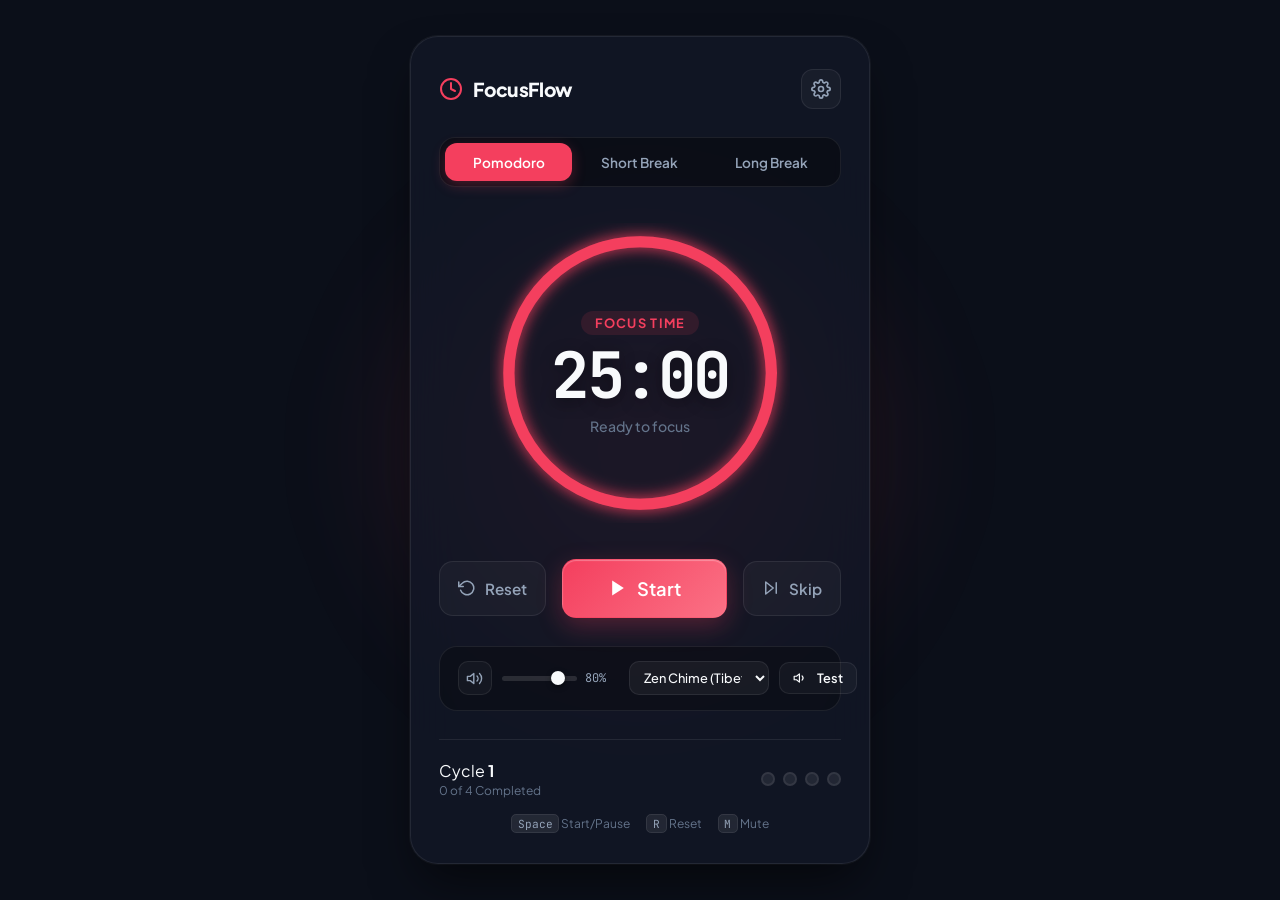
<file: index.html>
<!DOCTYPE html>
<html lang="en">
<head>
  <meta charset="UTF-8">
  <meta name="viewport" content="width=device-width, initial-scale=1.0">
  <title>Pomodoro Timer | 25:00</title>
  <link rel="stylesheet" href="style.css">
  <link rel="preconnect" href="https://fonts.googleapis.com">
  <link rel="preconnect" href="https://fonts.gstatic.com" crossorigin>
  <link href="https://fonts.googleapis.com/css2?family=Plus+Jakarta+Sans:wght@400;500;600;700;800&family=JetBrains+Mono:wght@500;700&display=swap" rel="stylesheet">
</head>
<body class="mode-pomodoro">
  <!-- Background Glow Element -->
  <div class="glow-backdrop" aria-hidden="true"></div>

  <main class="app-container">
    <!-- Header -->
    <header class="app-header">
      <div class="logo">
        <svg class="logo-icon" viewBox="0 0 24 24" fill="none" stroke="currentColor" stroke-width="2" stroke-linecap="round" stroke-linejoin="round">
          <circle cx="12" cy="12" r="10"></circle>
          <polyline points="12 6 12 12 16 14"></polyline>
        </svg>
        <span class="logo-text">FocusFlow</span>
      </div>
      <div class="header-actions">
        <button id="btnSettings" class="icon-button" title="Timer Settings" aria-label="Open settings">
          <svg viewBox="0 0 24 24" fill="none" stroke="currentColor" stroke-width="2" stroke-linecap="round" stroke-linejoin="round">
            <circle cx="12" cy="12" r="3"></circle>
            <path d="M19.4 15a1.65 1.65 0 0 0 .33 1.82l.06.06a2 2 0 0 1 0 2.83 2 2 0 0 1-2.83 0l-.06-.06a1.65 1.65 0 0 0-1.82-.33 1.65 1.65 0 0 0-1 1.51V21a2 2 0 0 1-2 2 2 2 0 0 1-2-2v-.09A1.65 1.65 0 0 0 9 19.4a1.65 1.65 0 0 0-1.82.33l-.06.06a2 2 0 0 1-2.83 0 2 2 0 0 1 0-2.83l.06-.06a1.65 1.65 0 0 0 .33-1.82 1.65 1.65 0 0 0-1.51-1H3a2 2 0 0 1-2-2 2 2 0 0 1 2-2h.09A1.65 1.65 0 0 0 4.6 9a1.65 1.65 0 0 0-.33-1.82l-.06-.06a2 2 0 0 1 0-2.83 2 2 0 0 1 2.83 0l.06.06a1.65 1.65 0 0 0 1.82.33H9a1.65 1.65 0 0 0 1-1.51V3a2 2 0 0 1 2-2 2 2 0 0 1 2 2v.09a1.65 1.65 0 0 0 1 1.51 1.65 1.65 0 0 0 1.82-.33l.06-.06a2 2 0 0 1 2.83 0 2 2 0 0 1 0 2.83l-.06.06a1.65 1.65 0 0 0-.33 1.82V9a1.65 1.65 0 0 0 1.51 1H21a2 2 0 0 1 2 2 2 2 0 0 1-2 2h-.09a1.65 1.65 0 0 0-1.51 1z"></path>
          </svg>
        </button>
      </div>
    </header>

    <!-- Mode Selector Tabs -->
    <nav class="mode-tabs" role="tablist" aria-label="Timer Modes">
      <button class="mode-tab active" data-mode="pomodoro" role="tab" aria-selected="true" id="tab-pomodoro">
        Pomodoro
      </button>
      <button class="mode-tab" data-mode="shortBreak" role="tab" aria-selected="false" id="tab-shortBreak">
        Short Break
      </button>
      <button class="mode-tab" data-mode="longBreak" role="tab" aria-selected="false" id="tab-longBreak">
        Long Break
      </button>
    </nav>

    <!-- Central Timer Display with Circular Progress -->
    <section class="timer-section" aria-label="Timer Display">
      <div class="circular-progress-wrapper">
        <svg class="progress-ring" width="320" height="320" viewBox="0 0 320 320">
          <defs>
            <linearGradient id="pomodoroGradient" x1="0%" y1="0%" x2="100%" y2="100%">
              <stop offset="0%" stop-color="#f43f5e" />
              <stop offset="100%" stop-color="#fb7185" />
            </linearGradient>
            <linearGradient id="shortBreakGradient" x1="0%" y1="0%" x2="100%" y2="100%">
              <stop offset="0%" stop-color="#10b981" />
              <stop offset="100%" stop-color="#34d399" />
            </linearGradient>
            <linearGradient id="longBreakGradient" x1="0%" y1="0%" x2="100%" y2="100%">
              <stop offset="0%" stop-color="#06b6d4" />
              <stop offset="100%" stop-color="#38bdf8" />
            </linearGradient>
            <filter id="glowEffect" x="-20%" y="-20%" width="140%" height="140%">
              <feGaussianBlur stdDeviation="6" result="blur" />
              <feMerge>
                <feMergeNode in="blur" />
                <feMergeNode in="SourceGraphic" />
              </feMerge>
            </filter>
          </defs>
          
          <!-- Background Track -->
          <circle class="ring-bg" cx="160" cy="160" r="140" stroke-width="12"></circle>
          
          <!-- Glowing Animated Progress Arc -->
          <circle class="ring-progress" id="ringProgress" cx="160" cy="160" r="140" stroke-width="12" stroke-linecap="round"></circle>
        </svg>

        <!-- Inner Content Overlay -->
        <div class="timer-display-content">
          <span class="mode-badge" id="modeBadge">Focus Time</span>
          <div class="time-display" id="timeDisplay" aria-live="polite">25:00</div>
          <span class="timer-subtext" id="timerStatus">Ready to focus</span>
        </div>
      </div>
    </section>

    <!-- Primary Timer Controls -->
    <section class="controls-section" aria-label="Timer Controls">
      <div class="button-group">
        <button id="btnReset" class="btn btn-secondary" title="Reset current timer (Key: R)" aria-label="Reset Timer">
          <svg viewBox="0 0 24 24" fill="none" stroke="currentColor" stroke-width="2" stroke-linecap="round" stroke-linejoin="round">
            <polyline points="1 4 1 10 7 10"></polyline>
            <path d="M3.51 15a9 9 0 1 0 2.13-9.36L1 10"></path>
          </svg>
          <span>Reset</span>
        </button>

        <button id="btnStartPause" class="btn btn-primary" title="Start/Pause timer (Key: Space)" aria-label="Start Timer">
          <svg class="icon-play" viewBox="0 0 24 24" fill="currentColor">
            <polygon points="5 3 19 12 5 21 5 3"></polygon>
          </svg>
          <svg class="icon-pause hidden" viewBox="0 0 24 24" fill="currentColor">
            <rect x="6" y="4" width="4" height="16" rx="1"></rect>
            <rect x="14" y="4" width="4" height="16" rx="1"></rect>
          </svg>
          <span id="startPauseText">Start</span>
        </button>

        <button id="btnSkip" class="btn btn-secondary" title="Skip to next session" aria-label="Skip to Next Session">
          <svg viewBox="0 0 24 24" fill="none" stroke="currentColor" stroke-width="2" stroke-linecap="round" stroke-linejoin="round">
            <polygon points="5 4 15 12 5 20 5 4"></polygon>
            <line x1="19" y1="5" x2="19" y2="19"></line>
          </svg>
          <span>Skip</span>
        </button>
      </div>
    </section>

    <!-- Sound & Audio Notification Quick Bar -->
    <section class="sound-bar" aria-label="Sound Controls">
      <div class="sound-control-item">
        <button id="btnMuteToggle" class="icon-button mini" title="Toggle Mute (Key: M)" aria-label="Toggle mute">
          <svg class="icon-sound-on" viewBox="0 0 24 24" fill="none" stroke="currentColor" stroke-width="2" stroke-linecap="round" stroke-linejoin="round">
            <polygon points="11 5 6 9 2 9 2 15 6 15 11 19 11 5"></polygon>
            <path d="M19.07 4.93a10 10 0 0 1 0 14.14M15.54 8.46a5 5 0 0 1 0 7.07"></path>
          </svg>
          <svg class="icon-sound-off hidden" viewBox="0 0 24 24" fill="none" stroke="currentColor" stroke-width="2" stroke-linecap="round" stroke-linejoin="round">
            <polygon points="11 5 6 9 2 9 2 15 6 15 11 19 11 5"></polygon>
            <line x1="23" y1="9" x2="17" y2="15"></line>
            <line x1="17" y1="9" x2="23" y2="15"></line>
          </svg>
        </button>

        <div class="volume-slider-wrapper">
          <input type="range" id="volumeSlider" min="0" max="100" value="80" title="Audio volume" aria-label="Notification volume">
          <span id="volumeValue" class="volume-label">80%</span>
        </div>
      </div>

      <div class="sound-control-item">
        <select id="soundPresetSelect" class="sound-select" title="Notification sound style">
          <option value="zenChime" selected>Zen Chime (Tibetan Bell)</option>
          <option value="digitalBell">Digital Arpeggio</option>
          <option value="marimba">Warm Marimba</option>
          <option value="classicBeep">Classic Beeps</option>
        </select>

        <button id="btnTestSound" class="btn btn-outline-sm" title="Preview chime sound" aria-label="Test chime sound">
          <svg viewBox="0 0 24 24" fill="none" stroke="currentColor" stroke-width="2" stroke-linecap="round" stroke-linejoin="round">
            <polygon points="11 5 6 9 2 9 2 15 6 15 11 19 11 5"></polygon>
            <path d="M15.54 8.46a5 5 0 0 1 0 7.07"></path>
          </svg>
          <span>Test</span>
        </button>
      </div>
    </section>

    <!-- Session Progress Dots & Stats -->
    <footer class="app-footer">
      <div class="session-progress">
        <div class="cycle-label">
          <span>Cycle <strong id="currentCycleNumber">1</strong></span>
          <span class="cycle-count-text" id="cycleSummary">0 of 4 Completed</span>
        </div>
        <div class="session-dots" id="sessionDots" aria-label="Completed Pomodoro Sessions in current cycle">
          <div class="dot" data-index="1" title="Pomodoro 1"></div>
          <div class="dot" data-index="2" title="Pomodoro 2"></div>
          <div class="dot" data-index="3" title="Pomodoro 3"></div>
          <div class="dot" data-index="4" title="Pomodoro 4"></div>
        </div>
      </div>

      <div class="keyboard-hints">
        <span><kbd>Space</kbd> Start/Pause</span>
        <span><kbd>R</kbd> Reset</span>
        <span><kbd>M</kbd> Mute</span>
      </div>
    </footer>
  </main>

  <!-- Settings Modal Dialog -->
  <div id="settingsModal" class="modal-backdrop hidden" role="dialog" aria-modal="true" aria-labelledby="modalTitle">
    <div class="modal-card">
      <div class="modal-header">
        <h2 id="modalTitle" class="modal-title">Settings</h2>
        <button id="btnCloseSettings" class="icon-button mini" aria-label="Close settings">
          <svg viewBox="0 0 24 24" fill="none" stroke="currentColor" stroke-width="2" stroke-linecap="round" stroke-linejoin="round">
            <line x1="18" y1="6" x2="6" y2="18"></line>
            <line x1="6" y1="6" x2="18" y2="18"></line>
          </svg>
        </button>
      </div>

      <div class="modal-body">
        <h3 class="setting-group-title">Time (Minutes)</h3>
        <div class="setting-inputs-grid">
          <div class="setting-field">
            <label for="inputPomodoro">Pomodoro</label>
            <input type="number" id="inputPomodoro" min="1" max="90" value="25">
          </div>
          <div class="setting-field">
            <label for="inputShortBreak">Short Break</label>
            <input type="number" id="inputShortBreak" min="1" max="30" value="5">
          </div>
          <div class="setting-field">
            <label for="inputLongBreak">Long Break</label>
            <input type="number" id="inputLongBreak" min="1" max="60" value="15">
          </div>
        </div>

        <h3 class="setting-group-title mt-4">Automation</h3>
        <div class="setting-toggle-row">
          <label for="toggleAutoBreak" class="toggle-label">Auto-start Breaks</label>
          <input type="checkbox" id="toggleAutoBreak" class="toggle-checkbox">
        </div>
        <div class="setting-toggle-row">
          <label for="toggleAutoPomodoro" class="toggle-label">Auto-start Pomodoros</label>
          <input type="checkbox" id="toggleAutoPomodoro" class="toggle-checkbox">
        </div>
        <div class="setting-toggle-row">
          <label for="toggleNotifications" class="toggle-label">Browser Notifications</label>
          <input type="checkbox" id="toggleNotifications" class="toggle-checkbox">
        </div>

        <!-- Quick Reset to Defaults -->
        <div class="modal-footer-actions">
          <button id="btnRestoreDefaults" class="btn btn-text">Reset to Defaults</button>
          <button id="btnSaveSettings" class="btn btn-primary">Save Changes</button>
        </div>
      </div>
    </div>
  </div>

  <script src="app.js"></script>
</body>
</html>
</file>
<file: style.css>
/* ==========================================================================
   FocusFlow Pomodoro Timer Stylesheet
   ========================================================================== */

:root {
  /* Dynamic Mode Colors (defaults to Pomodoro) */
  --theme-accent: #f43f5e;
  --theme-accent-hover: #e11d48;
  --theme-accent-rgb: 244, 63, 94;
  --theme-gradient: linear-gradient(135deg, #f43f5e 0%, #fb7185 100%);
  --theme-glow: rgba(244, 63, 94, 0.28);

  /* Surface & Base Colors */
  --bg-main: #0b0f19;
  --bg-card: rgba(18, 24, 39, 0.78);
  --bg-card-hover: rgba(24, 32, 53, 0.85);
  --bg-glass: rgba(255, 255, 255, 0.035);
  --border-color: rgba(255, 255, 255, 0.08);
  --border-active: rgba(255, 255, 255, 0.18);

  /* Typography */
  --text-primary: #f8fafc;
  --text-secondary: #94a3b8;
  --text-muted: #64748b;

  /* Sizing & Radius */
  --radius-card: 28px;
  --radius-btn: 14px;
  --radius-pill: 9999px;

  /* Circular Meter */
  --circumference: 879.6459;
}

/* Mode-specific Overrides */
body.mode-pomodoro {
  --theme-accent: #f43f5e;
  --theme-accent-hover: #e11d48;
  --theme-accent-rgb: 244, 63, 94;
  --theme-gradient: linear-gradient(135deg, #f43f5e 0%, #fb7185 100%);
  --theme-glow: rgba(244, 63, 94, 0.28);
}

body.mode-shortBreak {
  --theme-accent: #10b981;
  --theme-accent-hover: #059669;
  --theme-accent-rgb: 16, 185, 129;
  --theme-gradient: linear-gradient(135deg, #10b981 0%, #34d399 100%);
  --theme-glow: rgba(16, 185, 129, 0.28);
}

body.mode-longBreak {
  --theme-accent: #06b6d4;
  --theme-accent-hover: #0891b2;
  --theme-accent-rgb: 6, 182, 212;
  --theme-gradient: linear-gradient(135deg, #06b6d4 0%, #38bdf8 100%);
  --theme-glow: rgba(6, 182, 212, 0.28);
}

/* Global Reset & Base */
*, *::before, *::after {
  box-sizing: border-box;
  margin: 0;
  padding: 0;
}

body {
  font-family: 'Plus Jakarta Sans', system-ui, -apple-system, BlinkMacSystemFont, 'Segoe UI', Roboto, sans-serif;
  background-color: var(--bg-main);
  color: var(--text-primary);
  min-height: 100vh;
  display: flex;
  align-items: center;
  justify-content: center;
  padding: 1.5rem 1rem;
  overflow-x: hidden;
  position: relative;
  transition: background-color 0.4s ease;
}

/* Ambient Glow Backdrop */
.glow-backdrop {
  position: fixed;
  top: 50%;
  left: 50%;
  transform: translate(-50%, -50%);
  width: 600px;
  height: 600px;
  border-radius: 50%;
  background: radial-gradient(circle, var(--theme-glow) 0%, rgba(11, 15, 25, 0) 70%);
  filter: blur(50px);
  pointer-events: none;
  z-index: 0;
  transition: background 0.6s ease;
}

/* App Main Container */
.app-container {
  position: relative;
  z-index: 1;
  width: 100%;
  max-width: 460px;
  background: var(--bg-card);
  border: 1px solid var(--border-color);
  backdrop-filter: blur(24px);
  -webkit-backdrop-filter: blur(24px);
  border-radius: var(--radius-card);
  padding: 2rem 1.75rem;
  box-shadow: 0 25px 50px -12px rgba(0, 0, 0, 0.6),
              0 0 0 1px rgba(255, 255, 255, 0.05);
  display: flex;
  flex-direction: column;
  gap: 1.75rem;
}

/* Header */
.app-header {
  display: flex;
  align-items: center;
  justify-content: space-between;
}

.logo {
  display: flex;
  align-items: center;
  gap: 0.65rem;
  font-weight: 800;
  font-size: 1.2rem;
  letter-spacing: -0.02em;
  color: var(--text-primary);
}

.logo-icon {
  width: 24px;
  height: 24px;
  color: var(--theme-accent);
  transition: color 0.4s ease;
}

.icon-button {
  background: var(--bg-glass);
  border: 1px solid var(--border-color);
  color: var(--text-secondary);
  border-radius: 12px;
  width: 40px;
  height: 40px;
  display: inline-flex;
  align-items: center;
  justify-content: center;
  cursor: pointer;
  transition: all 0.2s ease;
}

.icon-button svg {
  width: 20px;
  height: 20px;
}

.icon-button:hover {
  background: rgba(255, 255, 255, 0.1);
  color: var(--text-primary);
  border-color: var(--border-active);
  transform: translateY(-1px);
}

.icon-button.mini {
  width: 34px;
  height: 34px;
  border-radius: 10px;
}

.icon-button.mini svg {
  width: 17px;
  height: 17px;
}

/* Mode Switcher Tabs */
.mode-tabs {
  display: grid;
  grid-template-columns: repeat(3, 1fr);
  background: rgba(0, 0, 0, 0.35);
  padding: 5px;
  border-radius: 16px;
  border: 1px solid var(--border-color);
  gap: 4px;
}

.mode-tab {
  background: transparent;
  border: none;
  color: var(--text-secondary);
  font-family: inherit;
  font-size: 0.85rem;
  font-weight: 600;
  padding: 0.65rem 0.5rem;
  border-radius: 12px;
  cursor: pointer;
  transition: all 0.25s cubic-bezier(0.4, 0, 0.2, 1);
  text-align: center;
  white-space: nowrap;
}

.mode-tab:hover:not(.active) {
  color: var(--text-primary);
  background: rgba(255, 255, 255, 0.05);
}

.mode-tab.active {
  background: var(--theme-accent);
  color: #ffffff;
  box-shadow: 0 4px 14px var(--theme-glow);
}

/* Circular Timer Section */
.timer-section {
  display: flex;
  justify-content: center;
  align-items: center;
  padding: 0.5rem 0;
}

.circular-progress-wrapper {
  position: relative;
  width: 300px;
  height: 300px;
  display: flex;
  align-items: center;
  justify-content: center;
}

.progress-ring {
  position: absolute;
  top: 0;
  left: 0;
  transform: rotate(-90deg);
  width: 100%;
  height: 100%;
}

.ring-bg {
  fill: none;
  stroke: rgba(255, 255, 255, 0.05);
}

.ring-progress {
  fill: none;
  stroke: var(--theme-accent);
  stroke-dasharray: var(--circumference);
  stroke-dashoffset: 0;
  transition: stroke-dashoffset 0.4s linear, stroke 0.4s ease;
  filter: drop-shadow(0 0 8px var(--theme-accent));
}

/* Inner Display Overlay */
.timer-display-content {
  position: relative;
  z-index: 2;
  text-align: center;
  display: flex;
  flex-direction: column;
  align-items: center;
  justify-content: center;
}

.mode-badge {
  font-size: 0.8rem;
  font-weight: 700;
  text-transform: uppercase;
  letter-spacing: 0.1em;
  color: var(--theme-accent);
  background: rgba(var(--theme-accent-rgb), 0.12);
  padding: 0.25rem 0.85rem;
  border-radius: var(--radius-pill);
  margin-bottom: 0.5rem;
  transition: all 0.3s ease;
}

.time-display {
  font-family: 'JetBrains Mono', monospace;
  font-size: 4rem;
  font-weight: 700;
  line-height: 1;
  letter-spacing: -0.04em;
  color: var(--text-primary);
  text-shadow: 0 4px 16px rgba(0, 0, 0, 0.4);
}

.timer-subtext {
  font-size: 0.88rem;
  font-weight: 500;
  color: var(--text-muted);
  margin-top: 0.6rem;
  transition: color 0.3s ease;
}

/* Primary Controls */
.controls-section {
  display: flex;
  justify-content: center;
}

.button-group {
  display: flex;
  align-items: center;
  gap: 1rem;
  width: 100%;
}

.btn {
  display: inline-flex;
  align-items: center;
  justify-content: center;
  gap: 0.6rem;
  font-family: inherit;
  font-weight: 600;
  border-radius: var(--radius-btn);
  cursor: pointer;
  transition: all 0.2s cubic-bezier(0.4, 0, 0.2, 1);
  border: 1px solid transparent;
  user-select: none;
}

.btn:active {
  transform: scale(0.96);
}

.btn-primary {
  flex: 2;
  padding: 1.05rem 1.75rem;
  background: var(--theme-gradient);
  color: #ffffff;
  font-size: 1.15rem;
  box-shadow: 0 8px 24px var(--theme-glow),
              inset 0 1px 1px rgba(255, 255, 255, 0.3);
}

.btn-primary:hover {
  filter: brightness(1.1);
  transform: translateY(-2px);
  box-shadow: 0 12px 28px var(--theme-glow);
}

.btn-primary svg {
  width: 20px;
  height: 20px;
}

.btn-secondary {
  flex: 1;
  padding: 1.05rem 1.1rem;
  background: var(--bg-glass);
  border-color: var(--border-color);
  color: var(--text-secondary);
  font-size: 0.95rem;
}

.btn-secondary:hover {
  background: rgba(255, 255, 255, 0.08);
  color: var(--text-primary);
  border-color: var(--border-active);
  transform: translateY(-2px);
}

.btn-secondary svg {
  width: 18px;
  height: 18px;
}

.btn-outline-sm {
  padding: 0.45rem 0.8rem;
  background: var(--bg-glass);
  border: 1px solid var(--border-color);
  color: var(--text-primary);
  font-size: 0.8rem;
  border-radius: 10px;
}

.btn-outline-sm svg {
  width: 14px;
  height: 14px;
}

.btn-outline-sm:hover {
  background: rgba(255, 255, 255, 0.1);
  border-color: var(--border-active);
}

.btn-text {
  background: transparent;
  color: var(--text-secondary);
  font-size: 0.85rem;
  padding: 0.5rem 0.8rem;
}

.btn-text:hover {
  color: var(--text-primary);
}

/* Sound Bar Controls */
.sound-bar {
  display: flex;
  flex-direction: column;
  gap: 0.75rem;
  padding: 0.9rem 1.1rem;
  background: rgba(0, 0, 0, 0.28);
  border: 1px solid var(--border-color);
  border-radius: 18px;
}

@media (min-width: 420px) {
  .sound-bar {
    flex-direction: row;
    align-items: center;
    justify-content: space-between;
  }
}

.sound-control-item {
  display: flex;
  align-items: center;
  gap: 0.65rem;
}

.volume-slider-wrapper {
  display: flex;
  align-items: center;
  gap: 0.5rem;
}

input[type="range"] {
  -webkit-appearance: none;
  appearance: none;
  width: 75px;
  height: 5px;
  background: rgba(255, 255, 255, 0.12);
  border-radius: var(--radius-pill);
  outline: none;
  cursor: pointer;
}

input[type="range"]::-webkit-slider-thumb {
  -webkit-appearance: none;
  appearance: none;
  width: 14px;
  height: 14px;
  border-radius: 50%;
  background: var(--text-primary);
  box-shadow: 0 2px 5px rgba(0, 0, 0, 0.5);
  cursor: pointer;
  transition: transform 0.15s ease;
}

input[type="range"]::-webkit-slider-thumb:hover {
  transform: scale(1.2);
  background: var(--theme-accent);
}

.volume-label {
  font-family: 'JetBrains Mono', monospace;
  font-size: 0.75rem;
  color: var(--text-secondary);
  width: 32px;
}

.sound-select {
  background: rgba(255, 255, 255, 0.05);
  border: 1px solid var(--border-color);
  color: var(--text-primary);
  font-family: inherit;
  font-size: 0.8rem;
  font-weight: 500;
  border-radius: 10px;
  padding: 0.45rem 0.65rem;
  outline: none;
  cursor: pointer;
  max-width: 140px;
}

.sound-select option {
  background: #111827;
  color: #f8fafc;
}

/* Footer & Cycle Session Tracker */
.app-footer {
  display: flex;
  flex-direction: column;
  gap: 1.1rem;
  border-top: 1px solid var(--border-color);
  padding-top: 1.25rem;
}

.session-progress {
  display: flex;
  align-items: center;
  justify-content: space-between;
}

.cycle-label {
  display: flex;
  flex-direction: column;
  gap: 0.15rem;
}

.cycle-label strong {
  color: var(--text-primary);
}

.cycle-count-text {
  font-size: 0.75rem;
  color: var(--text-muted);
}

.session-dots {
  display: flex;
  gap: 0.5rem;
}

.dot {
  width: 14px;
  height: 14px;
  border-radius: 50%;
  background: rgba(255, 255, 255, 0.08);
  border: 2px solid var(--border-color);
  transition: all 0.3s cubic-bezier(0.4, 0, 0.2, 1);
}

.dot.completed {
  background: var(--theme-accent);
  border-color: var(--theme-accent);
  box-shadow: 0 0 10px var(--theme-glow);
  transform: scale(1.1);
}

.keyboard-hints {
  display: flex;
  justify-content: center;
  gap: 1rem;
  font-size: 0.75rem;
  color: var(--text-muted);
}

kbd {
  background: rgba(255, 255, 255, 0.08);
  border: 1px solid var(--border-color);
  border-radius: 5px;
  padding: 0.1rem 0.35rem;
  font-family: 'JetBrains Mono', monospace;
  font-size: 0.7rem;
  color: var(--text-secondary);
}

/* Modal Dialog */
.modal-backdrop {
  position: fixed;
  inset: 0;
  background: rgba(0, 0, 0, 0.7);
  backdrop-filter: blur(8px);
  -webkit-backdrop-filter: blur(8px);
  display: flex;
  align-items: center;
  justify-content: center;
  z-index: 100;
  padding: 1rem;
  opacity: 1;
  transition: opacity 0.25s ease;
}

.modal-backdrop.hidden {
  opacity: 0;
  pointer-events: none;
}

.modal-card {
  background: #131b2e;
  border: 1px solid var(--border-color);
  border-radius: 24px;
  width: 100%;
  max-width: 420px;
  padding: 1.75rem;
  box-shadow: 0 25px 60px -15px rgba(0, 0, 0, 0.7);
  transform: translateY(0);
  transition: transform 0.25s cubic-bezier(0.4, 0, 0.2, 1);
}

.modal-backdrop.hidden .modal-card {
  transform: translateY(20px);
}

.modal-header {
  display: flex;
  align-items: center;
  justify-content: space-between;
  margin-bottom: 1.25rem;
}

.modal-title {
  font-size: 1.25rem;
  font-weight: 700;
  color: var(--text-primary);
}

.setting-group-title {
  font-size: 0.8rem;
  text-transform: uppercase;
  letter-spacing: 0.08em;
  color: var(--text-muted);
  font-weight: 700;
  margin-bottom: 0.75rem;
}

.setting-inputs-grid {
  display: grid;
  grid-template-columns: repeat(3, 1fr);
  gap: 0.75rem;
  margin-bottom: 1.25rem;
}

.setting-field {
  display: flex;
  flex-direction: column;
  gap: 0.4rem;
}

.setting-field label {
  font-size: 0.75rem;
  font-weight: 600;
  color: var(--text-secondary);
}

.setting-field input {
  background: rgba(255, 255, 255, 0.05);
  border: 1px solid var(--border-color);
  border-radius: 10px;
  color: var(--text-primary);
  font-family: 'JetBrains Mono', monospace;
  font-size: 1rem;
  padding: 0.5rem 0.6rem;
  outline: none;
  text-align: center;
  transition: border-color 0.2s ease;
}

.setting-field input:focus {
  border-color: var(--theme-accent);
}

.setting-toggle-row {
  display: flex;
  align-items: center;
  justify-content: space-between;
  padding: 0.65rem 0;
  border-bottom: 1px solid rgba(255, 255, 255, 0.05);
}

.toggle-label {
  font-size: 0.9rem;
  color: var(--text-secondary);
}

.toggle-checkbox {
  width: 18px;
  height: 18px;
  accent-color: var(--theme-accent);
  cursor: pointer;
}

.modal-footer-actions {
  display: flex;
  justify-content: flex-end;
  gap: 0.75rem;
  margin-top: 1.5rem;
}

/* Utilities */
.hidden {
  display: none !important;
}

.mt-4 {
  margin-top: 1rem;
}

/* Pulse animation on completion */
@keyframes ringPulse {
  0% { transform: scale(1); filter: drop-shadow(0 0 8px var(--theme-accent)); }
  50% { transform: scale(1.03); filter: drop-shadow(0 0 20px var(--theme-accent)); }
  100% { transform: scale(1); filter: drop-shadow(0 0 8px var(--theme-accent)); }
}

.timer-completed {
  animation: ringPulse 1.2s ease-in-out infinite;
}
</file>
